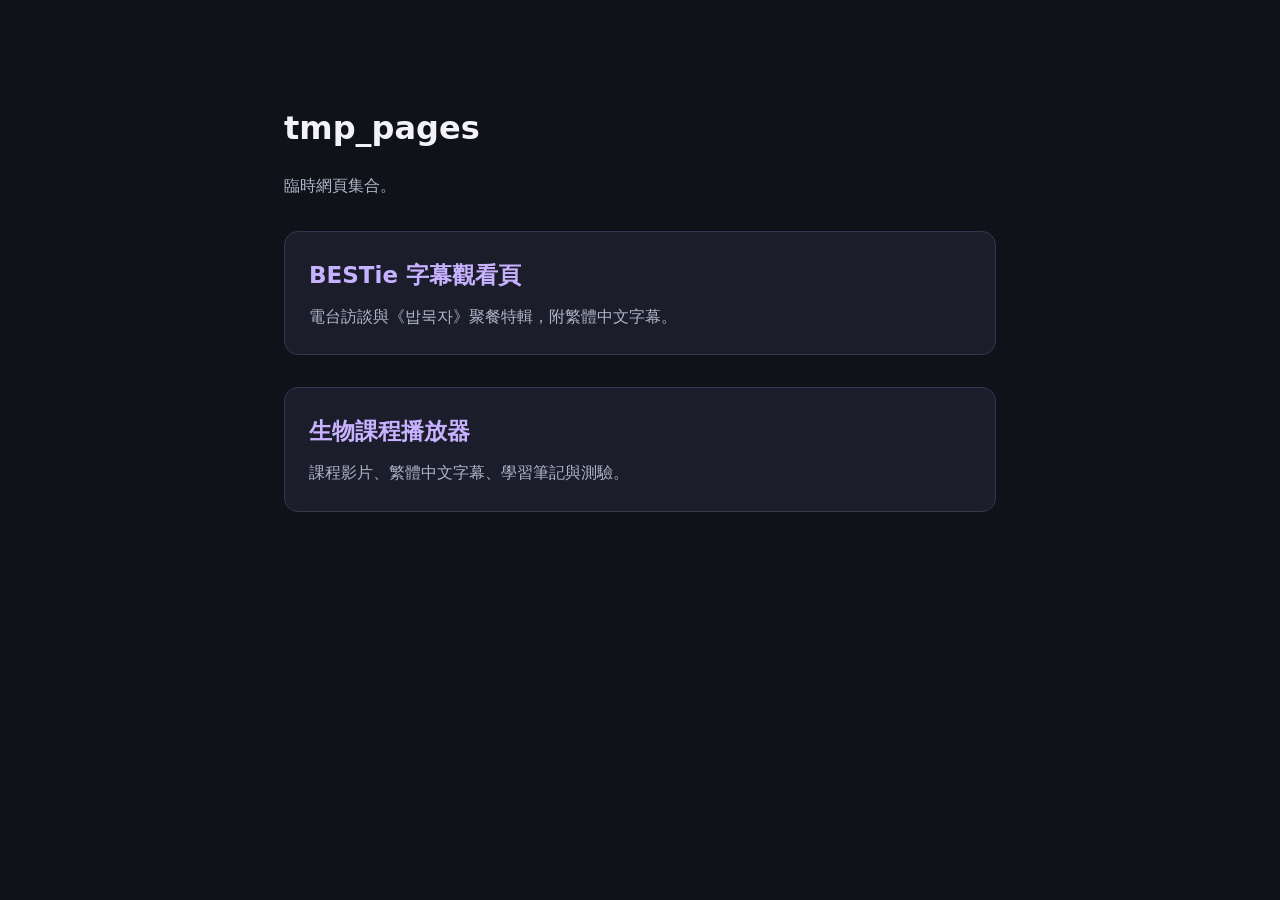
<file: index.html>
<!doctype html>
<html lang="zh-Hant"><head><meta charset="utf-8"><meta name="viewport" content="width=device-width,initial-scale=1"><meta name="theme-color" content="#10121a"><title>tmp_pages｜臨時網頁</title><style>*{box-sizing:border-box}body{margin:0;background:#10121a;color:#f3f3f7;font:16px/1.7 system-ui,sans-serif}main{max-width:760px;margin:auto;padding:clamp(28px,8vw,80px) 24px}h1{font-size:32px;margin-bottom:8px}p{color:#adb5c9}a.card{display:block;margin-top:32px;padding:24px;border:1px solid #39354e;border-radius:14px;background:#1c1d2b;text-decoration:none;color:inherit}a.card:hover,a.card:focus-visible{border-color:#c7b2ff}h2{margin:0 0 8px;color:#c7b2ff;font-size:23px}.card p{margin:0}</style></head><body><main><h1>tmp_pages</h1><p>臨時網頁集合。</p><a class="card" href="bestie/"><h2>BESTie 字幕觀看頁</h2><p>電台訪談與《밥묵자》聚餐特輯，附繁體中文字幕。</p></a><a class="card" href="biology-player/"><h2>生物課程播放器</h2><p>課程影片、繁體中文字幕、學習筆記與測驗。</p></a></main></body></html>
</file>
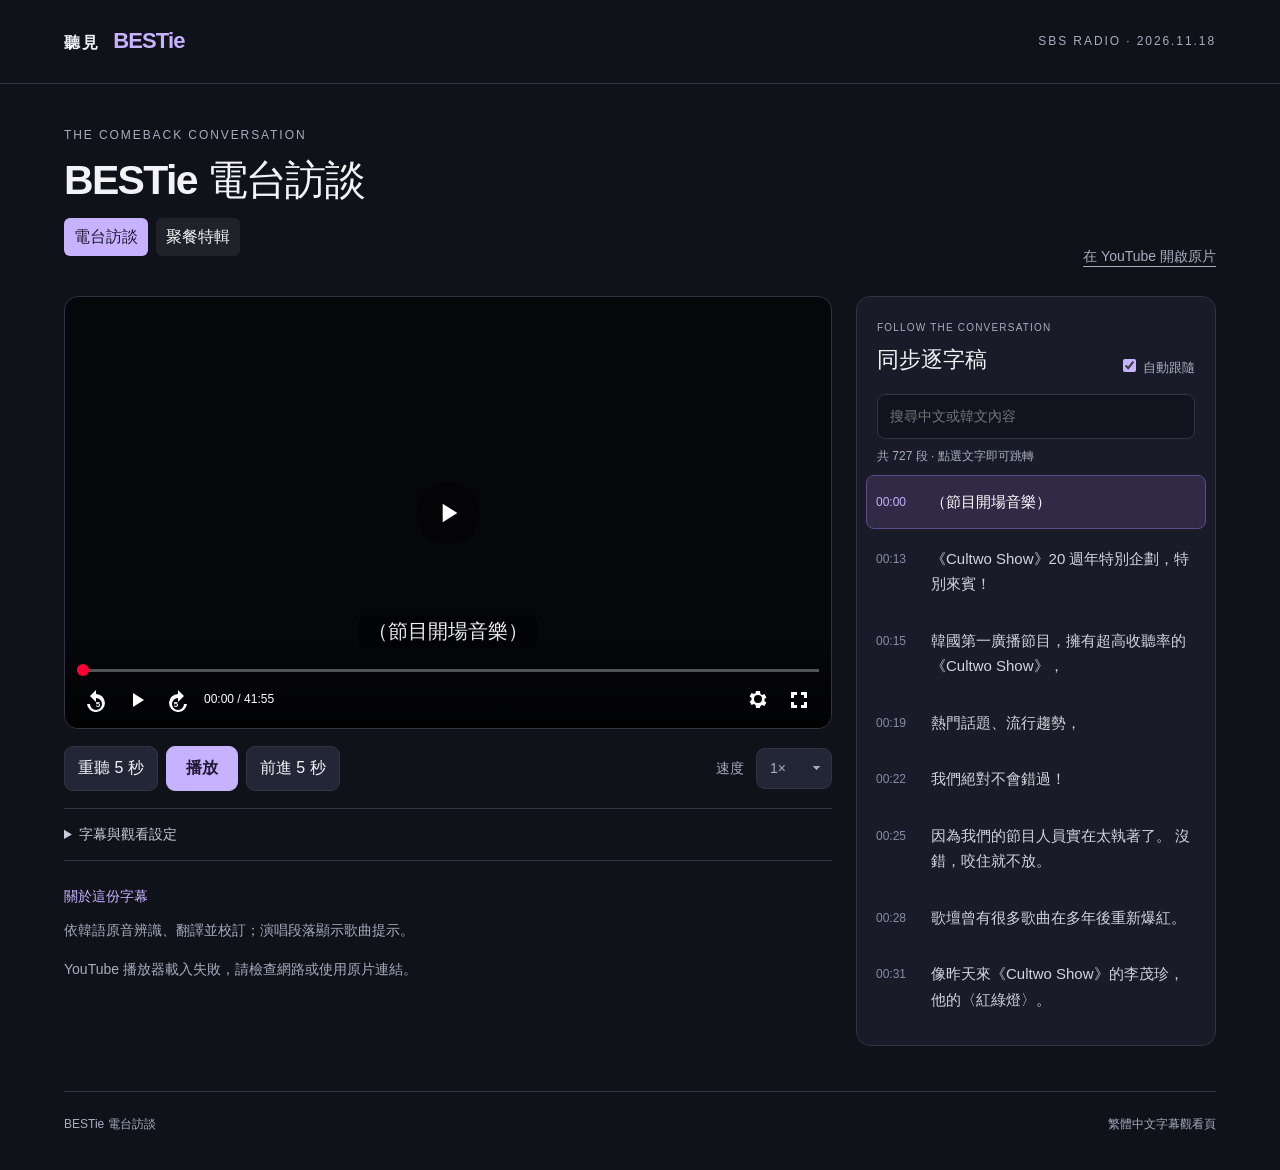
<file: bestie/index.html>
<!doctype html>
<html lang="zh-Hant"><head><meta charset="utf-8"><meta name="viewport" content="width=device-width,initial-scale=1,viewport-fit=cover"><meta name="theme-color" content="#10121a"><link rel="icon" href="data:,"/><title>BESTie｜一起聽懂這次回歸</title><link rel="stylesheet" href="style.css?v=11"></head>
<body><header><a class="brand" href="./">聽見 <span>BESTie</span></a><span class="edition" id="episode-edition">SBS RADIO · 2026.11.18</span></header><main><section class="intro"><div><div class="eyebrow">THE COMEBACK CONVERSATION</div><h1 id="episode-title">BESTie 電台訪談</h1><nav class="episode-links" aria-label="選擇影片"><a href="./" data-episode="radio">電台訪談</a><a href="?episode=potluck" data-episode="potluck">聚餐特輯</a></nav></div><a class="original" id="original-video" href="https://www.youtube.com/watch?v=lZVbK5Iz-_A" target="_blank" rel="noopener">在 YouTube 開啟原片</a></section><div class="layout"><section class="watch"><div id="stage"><div class="video-wrap"><div id="player"></div></div><div id="native-bar" hidden><span>在 YouTube 齒輪中選擇畫質</span><button id="close-native" type="button">返回自訂控制</button></div><div id="caption"><div id="zh">按下播放，字幕會隨影片顯示。</div><div id="ko" lang="ko"></div></div><button id="viewer-surface" type="button" aria-label="點一下顯示或隱藏控制；左右雙擊倒退或快轉五秒"></button><div id="seek-feedback" aria-live="polite" aria-atomic="true"><span id="seek-arrows"></span><span id="seek-label"></span></div><div id="viewer-chrome"><button id="viewer-center-play" type="button" aria-label="播放"></button><div class="viewer-top"><button id="viewer-settings" type="button" aria-label="字幕設定" title="字幕設定" aria-expanded="false" aria-controls="viewer-panel">字幕設定</button><div id="viewer-panel" hidden><nav class="episode-links" aria-label="選擇影片"><a href="./" data-episode="radio">電台訪談</a><a href="?episode=potluck" data-episode="potluck">聚餐特輯</a></nav><button id="open-native" type="button">YouTube 畫質設定</button><div class="stage-actions"><button id="smaller" type="button" aria-label="縮小字幕">A−</button><button id="larger" type="button" aria-label="放大字幕">A＋</button><button id="toggle-korean" type="button" aria-pressed="false">韓文：關</button></div></div></div><div class="viewer-transport"><div class="viewer-progress"><input id="viewer-seek" type="range" min="0" max="2515" step="0.1" value="0" aria-label="影片播放進度"></div><div class="viewer-buttons"><div class="viewer-left"><button id="viewer-back" type="button" aria-label="倒轉五秒">−5 秒</button><button id="viewer-play" type="button">播放</button><button id="viewer-forward" type="button" aria-label="前進五秒">＋5 秒</button><span id="clock">00:00 / 41:55</span></div><button id="fullscreen" type="button">全螢幕</button></div></div></div></div><div class="toolbar"><div class="controls"><button id="back" type="button">重聽 5 秒</button><button id="play" type="button">播放</button><button id="forward" type="button">前進 5 秒</button></div><label>速度 <select id="speed"><option value="0.75">0.75×</option><option selected value="1">1×</option><option value="1.25">1.25×</option><option value="1.5">1.5×</option></select></label></div><details class="settings"><summary>字幕與觀看設定</summary><div class="settings-grid"><label><span id="bilingual-label">韓文對照</span> <input id="bilingual" type="checkbox"></label><label>字幕大小 <input id="size" type="range" min="12" max="32" value="20"></label><label>字幕時間微調 <input id="offset" type="number" min="-30" max="30" step="0.1" value="0"> 秒</label><button id="download" type="button">下載中文字幕 SRT</button></div><p>正值讓字幕提早顯示，負值讓字幕延後。設定會保存在這台裝置。</p></details><div class="note"><span>關於這份字幕</span><p id="subtitle-note">以韓語原音重新辨識、翻譯並校訂訪談字幕；演唱段落顯示歌曲提示。多人重疊對話與部分辨識內容仍可能有誤，這不是官方字幕。影片透過 SBS 原始 YouTube 播放器播放。</p></div><p id="status" role="status">正在載入播放器與字幕…</p></section><aside><div class="transcript-head"><div><div class="eyebrow">FOLLOW THE CONVERSATION</div><h2>同步逐字稿</h2></div><label class="follow"><input id="follow" type="checkbox" checked> 自動跟隨</label></div><input id="search" type="search" placeholder="搜尋中文或韓文內容" aria-label="搜尋逐字稿"><div id="results" aria-live="polite"></div><div id="transcript"></div></aside></div><footer><span id="episode-footer">BESTie 電台訪談</span> <span>繁體中文字幕觀看頁</span></footer></main><script src="player-gestures.js?v=7"></script><script src="video-layout.js?v=7"></script><script src="app.js?v=11"></script></body></html>
</file>
<file: bestie/style.css>
:root{color-scheme:dark;--bg:#10121a;--surface:#191c28;--line:#303443;--muted:#a6adc0;--accent:#c7b2ff;--caption-size:25px}*{box-sizing:border-box}body{margin:0;background:var(--bg);color:#f3f3f7;font:16px/1.65 -apple-system,BlinkMacSystemFont,"Segoe UI",sans-serif;font-family:-apple-system,BlinkMacSystemFont,"Segoe UI",sans-serif}button,input,select{font:inherit}button,a,input,select,summary{touch-action:manipulation}button,select{border:1px solid var(--line);background:#232636;color:inherit;border-radius:9px;padding:8px 13px}button,summary{cursor:pointer}button:hover{background:#343047;border-color:#8873b7}button:focus-visible,a:focus-visible,input:focus-visible,summary:focus-visible{outline:2px solid var(--accent);outline-offset:4px}a{color:inherit}header{height:84px;border-bottom:1px solid var(--line);display:flex;align-items:center;justify-content:space-between;padding:0 5vw}.brand{text-decoration:none;font-weight:600;letter-spacing:.1em}.brand span{color:var(--accent);font-size:22px;letter-spacing:-.04em;margin-left:8px}.edition,.eyebrow{font-size:12px;letter-spacing:.16em;color:var(--muted)}main{max-width:1550px;padding:0 5vw;margin:auto}.intro{display:flex;align-items:end;justify-content:space-between;padding:42px 0 28px;gap:20px}h1{font-size:clamp(30px,3.2vw,48px);line-height:1.25;margin:9px 0 12px;font-weight:550;letter-spacing:-.04em}h1 em{font-style:normal;color:var(--accent)}.intro p{color:var(--muted);margin:0}.original{font-size:14px;color:var(--muted);text-underline-offset:5px;white-space:nowrap}.layout{display:grid;grid-template-columns:minmax(0,1fr) 360px;gap:24px;align-items:start}#stage{background:#06070b;border:1px solid var(--line);border-radius:14px;overflow:hidden;display:flex;flex-direction:column}.video-wrap{position:relative;aspect-ratio:16/9;width:100%;flex-shrink:0}.video-wrap iframe{width:100%;height:100%;border:0;position:absolute;inset:0}#caption{text-align:center;min-height:125px;display:flex;flex-direction:column;justify-content:center;padding:17px 25px;background:#080a11}#zh{font-size:var(--caption-size);line-height:1.55;font-weight:550;white-space:pre-line}#ko{font-size:16px;color:#b4b9cb;line-height:1.6;margin-top:6px;white-space:pre-line}.stage-footer{display:flex;justify-content:space-between;align-items:center;padding:8px 14px;border-top:1px solid #20232e;color:var(--muted);font-size:14px}.stage-footer button{font-size:14px;padding:4px 10px}.toolbar{display:flex;align-items:center;justify-content:space-between;gap:12px;padding:17px 0;flex-wrap:wrap}.controls{display:flex;gap:8px}#play{background:var(--accent);color:#211933;border-color:var(--accent);min-width:72px;font-weight:600}.toolbar label{font-size:14px;color:var(--muted)}select{margin-left:8px;appearance:none;padding-right:25px;background-image:linear-gradient(45deg,transparent 50%,#aaa 50%),linear-gradient(135deg,#aaa 50%,transparent 50%);background-position:calc(100% - 14px) 50%,calc(100% - 10px) 50%;background-size:4px 4px;background-repeat:no-repeat}.settings{border-block:1px solid var(--line);padding:14px 0;color:#c7ccdb}.settings summary{font-size:14px}.settings-grid{display:flex;flex-wrap:wrap;gap:18px;align-items:center;margin-top:20px}.settings-grid label{font-size:14px;display:flex;align-items:center;gap:7px}input{accent-color:var(--accent)}input[type=number]{width:80px;background:var(--surface);color:#fff;border:1px solid var(--line);padding:5px;border-radius:5px}input[type=range]{width:100px}.settings p,.note p{font-size:14px;color:var(--muted);line-height:1.9}.note{padding-top:22px}.note>span{font-size:14px;color:var(--accent)}.note p{margin:8px 0}.note+ p{font-size:14px;color:var(--muted)}aside{background:var(--surface);border:1px solid var(--line);border-radius:14px;overflow:hidden}.transcript-head{display:flex;align-items:end;justify-content:space-between;padding:23px 20px 16px;gap:8px}.transcript-head .eyebrow{font-size:10px;letter-spacing:.12em}h2{font-size:22px;margin:5px 0 0;font-weight:550}.follow{font-size:13px;white-space:nowrap;color:var(--muted)}#search{margin:0 20px;width:calc(100% - 40px);background:#11141e;border:1px solid var(--line);border-radius:8px;color:#fff;padding:10px 12px;font-size:14px}#results{font-size:12px;color:var(--muted);padding:8px 20px}#transcript{height:570px;overflow:auto;overscroll-behavior:contain;scroll-behavior:smooth;padding:0 9px 15px}.cue{display:grid;grid-template-columns:48px 1fr;text-align:left;gap:7px;width:100%;background:none;border:1px solid transparent;border-radius:8px;padding:13px 9px;margin-bottom:3px;color:#d0d4df;font-size:15px;line-height:1.7}.cue time{font-size:12px;color:#858da6;padding-top:3px;font-variant-numeric:tabular-nums}.cue.active{background:#302a46;border-color:#5e4c88;color:#fff}.cue.active time{color:var(--accent)}.cue small{display:block;font-size:13px;color:var(--muted);margin-top:5px}footer{border-top:1px solid var(--line);margin-top:45px;padding:23px 0 35px;font-size:12px;color:var(--muted);display:flex;justify-content:space-between}#stage:fullscreen{width:100vw;height:100dvh;border:0;border-radius:0;justify-content:center}.theater{position:fixed!important;inset:0;z-index:50;border-radius:0!important;justify-content:center;width:100vw;height:100dvh}#stage:fullscreen .video-wrap,.theater .video-wrap{max-height:calc(100dvh - 175px);flex-shrink:1}#stage:fullscreen #caption,.theater #caption{flex-shrink:0}#stage:fullscreen #zh,.theater #zh{font-size:clamp(22px,3vw,38px)}@media(min-width:1600px){#transcript{height:690px}}@media(max-width:1050px){.layout{grid-template-columns:minmax(0,1fr) 300px;gap:16px}main{padding:0 3vw}.transcript-head{flex-wrap:wrap}#caption{padding-inline:15px}}@media(max-width:800px){header{height:66px;padding:0 5vw}.edition{font-size:10px}.layout{grid-template-columns:1fr}.intro{padding-top:28px;display:block}.original{display:inline-block;margin-top:17px;font-size:12px}main{padding:0 4vw}#caption{min-height:120px}#zh{font-size:clamp(19px,5vw,var(--caption-size))}#ko{font-size:14px}.toolbar button{padding:8px 10px;font-size:14px}#transcript{height:420px}.transcript-head{flex-wrap:nowrap}footer{margin-top:28px}.eyebrow{font-size:10px}#stage:fullscreen .video-wrap,.theater .video-wrap{max-height:calc(100dvh - 150px)}#stage:fullscreen #caption,.theater #caption{min-height:95px;padding:10px 14px}.settings-grid{gap:16px}button{min-height:40px}}@media(prefers-reduced-motion:reduce){#transcript{scroll-behavior:auto}}
/* Compact overlay captions: the image keeps all available height. */
:root{--caption-size:20px}
#stage{position:relative}
#stage #caption{position:absolute;z-index:2;left:50%;bottom:62px;transform:translateX(-50%);width:max-content;max-width:90%;min-height:0;padding:5px 12px;background:rgba(0,0,0,.72);border-radius:6px;pointer-events:none;text-shadow:0 1px 3px #000}
#stage #zh{font-size:var(--caption-size);line-height:1.35;font-weight:550;white-space:normal;max-width:65ch;overflow-wrap:anywhere}
#stage #ko{font-size:calc(var(--caption-size)*.7);line-height:1.3;margin-top:3px;max-width:80ch;white-space:normal;color:#eee}
#ko[hidden]{display:none!important}
.stage-actions{display:flex;align-items:center;gap:6px}
.stage-actions button{min-height:34px;font-size:13px;padding:4px 9px}
#toggle-korean[aria-pressed=true]{border-color:var(--accent);color:var(--accent)}
#stage:fullscreen,.theater{position:fixed;inset:0;width:100%;height:100dvh;border:0;border-radius:0;background:#000;display:block}
#stage:fullscreen .video-wrap,.theater .video-wrap{position:absolute;inset:0;width:100%;height:100%;max-height:none;aspect-ratio:auto}
#stage:fullscreen #caption,.theater #caption{bottom:max(35px,env(safe-area-inset-bottom));min-height:0;max-width:88%;padding:5px 12px}
#stage:fullscreen #zh,.theater #zh{font-size:var(--caption-size)}
#stage:fullscreen .stage-footer,.theater .stage-footer{position:absolute;z-index:3;top:max(8px,env(safe-area-inset-top));right:max(8px,env(safe-area-inset-right));padding:0;border:0;background:rgba(0,0,0,.45);border-radius:8px}
#stage:fullscreen #clock,.theater #clock{display:none}
#stage:fullscreen .stage-actions button,.theater .stage-actions button{background:rgba(20,22,30,.65);color:#fff}
@media(max-width:600px){.stage-footer{padding:6px 8px;font-size:12px}.stage-actions{gap:4px}.stage-actions button{font-size:12px;padding:3px 7px;min-height:32px}#stage #caption{max-width:92%;bottom:54px;padding:4px 8px}#stage #zh{font-size:var(--caption-size)}#clock{font-size:11px}}
@media(orientation:landscape) and (max-height:600px) and (max-width:1200px){
 header,.intro{display:none}main{padding:0}.layout{display:block}#stage{height:100svh;border:0;border-radius:0;background:#000;display:block}
 #stage .video-wrap{position:absolute;inset:0;width:100%;height:100%;max-height:none;aspect-ratio:auto}
 #stage .stage-footer{position:absolute;z-index:3;top:max(6px,env(safe-area-inset-top));right:max(8px,env(safe-area-inset-right));padding:0;border:0;background:rgba(0,0,0,.4);border-radius:7px}
 #stage #clock{display:none}#stage .stage-actions button{min-height:30px;padding:3px 8px;font-size:12px;background:rgba(20,22,30,.65);color:#fff}
 #stage #caption{bottom:max(30px,env(safe-area-inset-bottom));min-height:0;max-width:86%;padding:3px 9px}
 #stage #zh{font-size:calc(var(--caption-size)*.85);line-height:1.3}#stage #ko{font-size:calc(var(--caption-size)*.65);margin-top:2px}
 .toolbar,.settings,.note,#status,aside{margin-left:16px;margin-right:16px}
}
/* One quiet viewer, with controls that disappear during playback. */
#stage{isolation:isolate}
.video-wrap iframe{pointer-events:none}
#viewer-surface{position:absolute;inset:0;width:100%;height:100%;z-index:1;border:0;border-radius:0;background:transparent;padding:0;cursor:default}
#viewer-surface:hover{background:transparent;border:0}
#viewer-surface:focus-visible{outline:2px solid var(--accent);outline-offset:-3px}
#viewer-chrome{position:absolute;inset:0;z-index:4;pointer-events:none;opacity:0;visibility:hidden;transition:opacity .18s,visibility .18s}
.controls-visible #viewer-chrome{opacity:1;visibility:visible}
.viewer-top{position:absolute;right:max(14px,env(safe-area-inset-right));top:max(12px,env(safe-area-inset-top));display:flex;align-items:flex-end;flex-direction:column;gap:8px;pointer-events:auto}
#viewer-settings,#viewer-panel{background:rgba(12,14,20,.8);border:1px solid #ffffff24;backdrop-filter:blur(10px);border-radius:10px}
#viewer-settings{font-size:13px;padding:7px 12px;min-height:36px}
#viewer-panel{padding:8px}
#viewer-panel[hidden]{display:none}
#viewer-panel button{min-height:36px;background:#ffffff0d;border-color:#ffffff20}
.viewer-transport{position:absolute;bottom:0;left:0;right:0;padding:30px max(18px,env(safe-area-inset-right)) max(12px,env(safe-area-inset-bottom)) max(18px,env(safe-area-inset-left));background:linear-gradient(transparent,rgba(0,0,0,.75));pointer-events:auto}
.viewer-progress{display:flex;align-items:center;gap:12px}
#clock{display:block!important;white-space:nowrap;color:#eee;font-size:12px;font-variant-numeric:tabular-nums}
#viewer-seek{flex:1;width:auto;min-width:50px;height:24px;margin:0;cursor:pointer;accent-color:#ddd}
.viewer-buttons{display:flex;align-items:center;justify-content:space-between;gap:12px;margin-top:2px}
.viewer-buttons>div{display:flex;gap:6px}
.viewer-buttons button{min-height:36px;background:#ffffff14;border:1px solid #ffffff1f;padding:5px 12px;font-size:13px}
#viewer-play{min-width:65px}
#stage #caption{bottom:16px;max-width:84%;padding:3px 9px;background:rgba(0,0,0,.62);transition:bottom .18s;z-index:2}
#stage.controls-visible #caption{bottom:92px}
#stage:fullscreen #caption,.theater #caption{bottom:max(16px,env(safe-area-inset-bottom))}
#stage.controls-visible:fullscreen #caption,#stage.controls-visible.theater #caption{bottom:92px}
body.focus-view{overflow:hidden;background:#000}
body.focus-view header,body.focus-view .intro,body.focus-view .watch>:not(#stage),body.focus-view aside,body.focus-view footer{display:none!important}
body.focus-view main{padding:0;max-width:none}
body.focus-view .layout{display:block}
body.focus-view #stage{position:fixed;inset:0;width:100%;height:100dvh;min-height:0;border:0;border-radius:0;z-index:50;display:block;background:#000}
body.focus-view #stage .video-wrap{position:absolute;inset:0;width:100%;height:100%;aspect-ratio:auto;max-height:none}
body.focus-view #stage #caption{bottom:max(12px,env(safe-area-inset-bottom));max-width:82%}
body.focus-view #stage.controls-visible #caption{bottom:88px}
body.focus-view #stage #zh{font-size:calc(var(--caption-size)*.85);line-height:1.3}
body.focus-view #stage #ko{font-size:calc(var(--caption-size)*.65);line-height:1.25}
@media(prefers-reduced-motion:reduce){#viewer-chrome,#stage #caption{transition:none}}
/* Familiar video controls: white glyphs, a red timeline, and touch seek feedback. */
#viewer-surface{touch-action:manipulation;-webkit-tap-highlight-color:transparent;user-select:none}
#viewer-chrome svg,#seek-feedback svg{display:block;width:24px;height:24px;fill:currentColor;pointer-events:none}
#viewer-center-play{position:absolute;left:50%;top:50%;transform:translate(-50%,-50%);width:64px;height:64px;min-height:0;padding:16px;border:0;border-radius:50%;background:rgba(0,0,0,.38);color:#fff;pointer-events:auto;display:grid;place-items:center}
#viewer-center-play svg{width:32px;height:32px}
#viewer-center-play:hover{background:rgba(0,0,0,.55)}
.viewer-transport{padding:32px max(12px,env(safe-area-inset-right)) max(8px,env(safe-area-inset-bottom)) max(12px,env(safe-area-inset-left))}
.viewer-progress{height:20px;gap:0}
#viewer-seek{--played:0%;--seek-red:#f03;height:20px;width:100%;padding:0;margin:0;appearance:none;-webkit-appearance:none;background:transparent;border:0;outline-offset:0;cursor:pointer;accent-color:var(--seek-red)}
#viewer-seek::-webkit-slider-runnable-track{height:3px;background:linear-gradient(to right,var(--seek-red) var(--played),#ffffff50 var(--played));border-radius:0}
#viewer-seek::-webkit-slider-thumb{-webkit-appearance:none;width:12px;height:12px;border-radius:50%;background:var(--seek-red);border:0;margin-top:-4.5px;box-shadow:none}
#viewer-seek::-moz-range-track{height:3px;background:#ffffff50}
#viewer-seek::-moz-range-progress{height:3px;background:var(--seek-red)}
#viewer-seek::-moz-range-thumb{width:12px;height:12px;border-radius:50%;background:var(--seek-red);border:0}
.viewer-buttons{margin-top:0;height:40px;gap:4px}
.viewer-buttons>div{gap:0;align-items:center}
.viewer-buttons button,#viewer-settings{border:0;background:transparent;border-radius:0;min-width:40px;width:40px;height:40px;min-height:40px;padding:8px;color:white;display:grid;place-items:center;box-shadow:none}
.viewer-buttons button:hover,#viewer-settings:hover{background:#ffffff18;border:0}
#viewer-play{min-width:40px}
#clock{font-family:Arial,sans-serif;font-size:12px;padding-left:7px;color:#fff}
.viewer-top{top:auto;bottom:max(8px,env(safe-area-inset-bottom));right:calc(max(12px,env(safe-area-inset-right)) + 42px);display:block;z-index:2}
#viewer-settings{backdrop-filter:none}
#viewer-panel{position:absolute;bottom:48px;right:0;width:max-content;max-width:calc(100vw - 28px);background:rgba(28,28,28,.96);border:0;border-radius:10px;padding:12px;box-shadow:0 8px 24px #0006}
#viewer-panel button{border-radius:6px}
#seek-feedback{position:absolute;top:50%;transform:translateY(-50%);z-index:3;width:38%;height:85%;border-radius:50%;display:flex;align-items:center;justify-content:center;flex-direction:column;gap:8px;opacity:0;pointer-events:none;color:#fff;background:rgba(255,255,255,.14)}
#seek-feedback[data-side=left]{left:-5%}
#seek-feedback[data-side=right]{right:-5%}
#seek-feedback svg{width:36px;height:36px}
#seek-feedback[data-side=left] svg{transform:rotate(180deg)}
#seek-label{font:500 14px/1.3 Arial,sans-serif;text-shadow:0 1px 3px #000}
#seek-feedback.flash{animation:seek-pulse .75s ease-out forwards}
@keyframes seek-pulse{0%{opacity:0}15%,65%{opacity:1}100%{opacity:0}}
#stage.controls-visible #caption,body.focus-view #stage.controls-visible #caption{bottom:80px}
body.theater-open{overflow:hidden}
@media(max-width:420px){.viewer-buttons button,#viewer-settings{min-width:36px;width:36px;padding:6px}.viewer-top{right:calc(max(12px,env(safe-area-inset-right)) + 38px)}#clock{font-size:11px;padding-left:3px}#viewer-center-play{width:58px;height:58px;padding:13px}}
@media(prefers-reduced-motion:reduce){#seek-feedback.flash{animation:none;opacity:1}}
/* Custom and native inputs are mutually exclusive, including focus and touch. */
#stage:not(.native-mode) .video-wrap,#stage:not(.native-mode) .video-wrap iframe{pointer-events:none!important;user-select:none;-webkit-user-select:none}
#viewer-surface{touch-action:none;-webkit-touch-callout:none;cursor:pointer}
#viewer-chrome button,#viewer-chrome input{touch-action:manipulation;-webkit-tap-highlight-color:transparent}
#open-native{display:block!important;width:100%;height:auto;min-height:40px;padding:9px 12px!important;text-align:left;margin-bottom:10px;background:#ffffff14!important;border:0!important;border-radius:6px!important;font-size:14px}
#native-bar[hidden]{display:none!important}
#native-bar{position:absolute;inset:0 0 auto;height:42px;padding:4px max(10px,env(safe-area-inset-right)) 4px max(10px,env(safe-area-inset-left));z-index:5;display:flex;align-items:center;justify-content:space-between;gap:10px;background:#141414;color:#ddd;font-size:12px}
#close-native{min-height:32px;font-size:12px;padding:4px 10px;background:#303030;border-color:#555;white-space:nowrap}
#stage.native-mode .video-wrap{position:absolute!important;inset:42px 0 0!important;width:100%!important;height:calc(100% - 42px)!important;aspect-ratio:auto!important;max-height:none!important;pointer-events:auto!important}
#stage.native-mode .video-wrap iframe{pointer-events:auto!important}
#stage.native-mode #viewer-surface,#stage.native-mode #viewer-chrome,#stage.native-mode #seek-feedback{display:none!important;pointer-events:none!important}
#stage.native-mode #caption{bottom:60px!important;max-width:82%;pointer-events:none!important}
#stage.native-mode{min-height:260px}
#stage.native-mode:not(:fullscreen):not(.theater){aspect-ratio:16/10}
body.focus-view #stage.native-mode{aspect-ratio:auto}
/* Keep the source at 16:9 inside the actual visible Safari viewport. */
body.focus-view #stage,#stage.theater{inset:auto!important;left:var(--viewport-left,0px);top:var(--viewport-top,0px);width:var(--viewport-width,100vw);height:var(--viewport-height,100dvh)}
#stage.fitted-video .video-wrap{position:absolute!important;inset:auto!important;left:var(--video-left)!important;top:var(--video-top)!important;width:var(--video-width)!important;height:var(--video-height)!important;max-height:none!important;aspect-ratio:16/9!important;transform:none!important}

/* Align the controls with the fitted image and keep both sides notch-safe. */
#stage.fitted-video {
 --control-gutter: max(12px, calc(env(safe-area-inset-left) - var(--video-left)), calc(env(safe-area-inset-right) - var(--video-left)));
}
#stage.fitted-video #viewer-chrome {
 inset: var(--video-top) auto auto var(--video-left);
 width: var(--video-width);
 height: var(--video-height);
}
#stage.fitted-video .viewer-transport { padding-inline: var(--control-gutter); }
#stage.fitted-video .viewer-top { right: calc(var(--control-gutter) + 42px); }
@media (max-width: 420px) {
 #stage.fitted-video .viewer-top { right: calc(var(--control-gutter) + 38px); }
}

.episode-links{display:flex;flex-wrap:wrap;gap:8px;margin:8px 0 12px}.episode-links a{padding:6px 10px;border-radius:6px;text-decoration:none;background:#fff1}.episode-links a[aria-current=page]{background:#c7b2ff;color:#211933}
</file>
